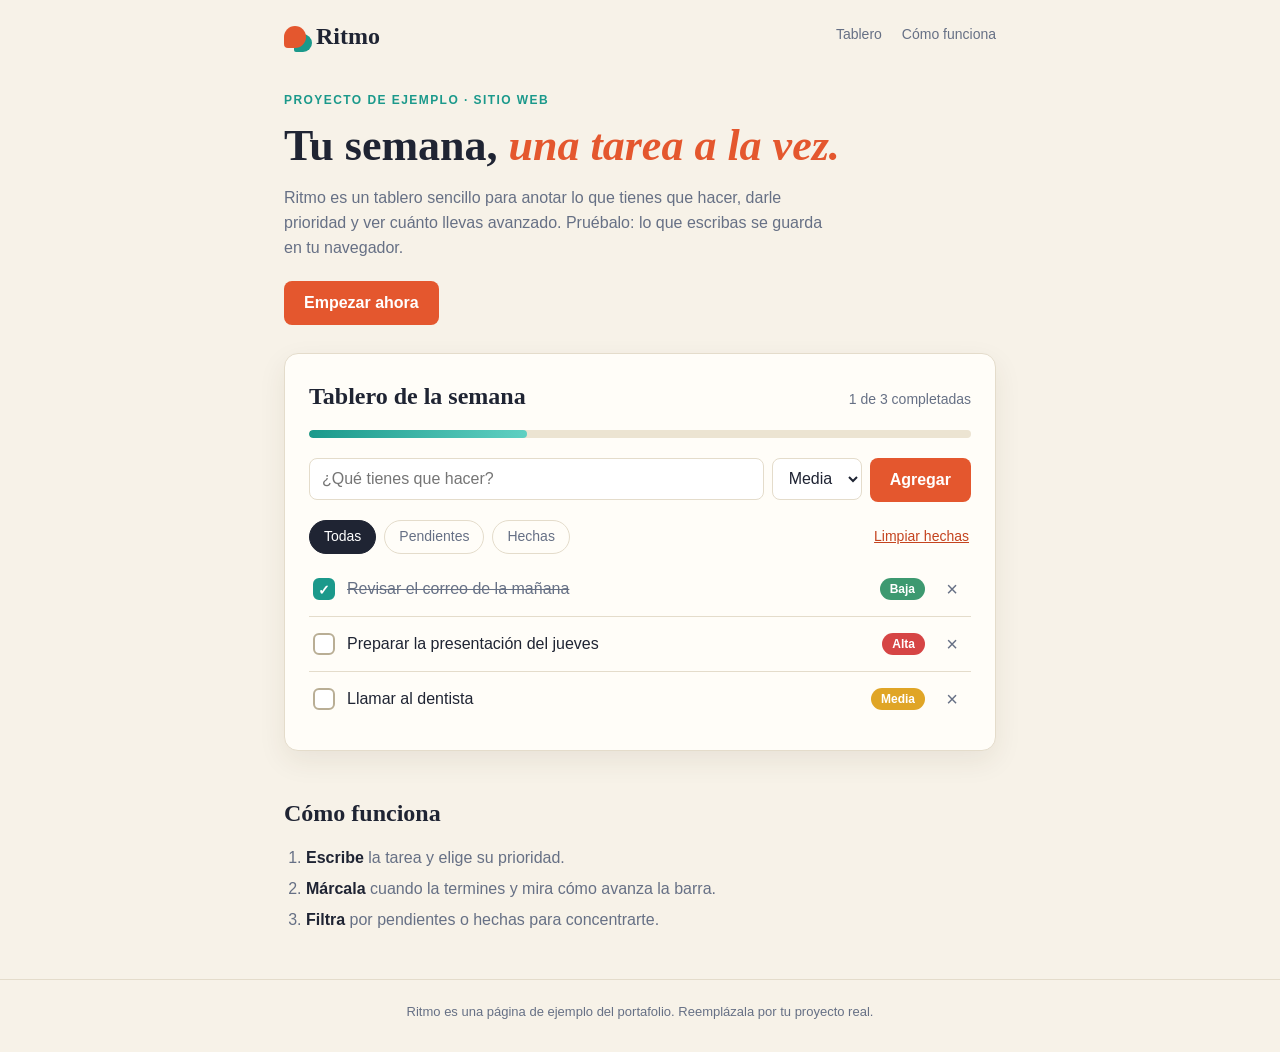
<file: projects/proyecto-ejemplo/site/index.html>
<!DOCTYPE html>
<html lang="es">
<head>
  <meta charset="UTF-8">
  <meta name="viewport" content="width=device-width, initial-scale=1.0">
  <title>Ritmo · Tablero semanal</title>
  <link rel="stylesheet" href="./style.css">
</head>
<body>

  <header class="site-header">
    <a class="brand" href="#top" aria-label="Ritmo, inicio">
      <span class="brand-mark" aria-hidden="true"></span>
      Ritmo
    </a>
    <nav class="site-nav" aria-label="Secciones">
      <a href="#tablero">Tablero</a>
      <a href="#como-funciona">Cómo funciona</a>
    </nav>
  </header>

  <main id="top">

    <section class="hero">
      <p class="eyebrow">Proyecto de ejemplo · Sitio web</p>
      <h1>Tu semana, <em>una tarea a la vez.</em></h1>
      <p class="lead">
        Ritmo es un tablero sencillo para anotar lo que tienes que hacer, darle prioridad
        y ver cuánto llevas avanzado. Pruébalo: lo que escribas se guarda en tu navegador.
      </p>
      <a class="button" href="#tablero">Empezar ahora</a>
    </section>

    <section class="board" id="tablero" aria-labelledby="board-title">
      <div class="board-head">
        <h2 id="board-title">Tablero de la semana</h2>
        <p class="counter" id="counter" aria-live="polite">0 de 0 completadas</p>
      </div>

      <div class="progress" role="progressbar" aria-label="Progreso"
           aria-valuemin="0" aria-valuemax="100" aria-valuenow="0" id="progress">
        <span class="progress-bar" id="progress-bar"></span>
      </div>

      <form class="task-form" id="task-form" autocomplete="off">
        <label class="sr-only" for="task-text">Nueva tarea</label>
        <input id="task-text" name="text" type="text" maxlength="80"
               placeholder="¿Qué tienes que hacer?" required>

        <label class="sr-only" for="task-priority">Prioridad</label>
        <select id="task-priority" name="priority">
          <option value="high">Alta</option>
          <option value="medium" selected>Media</option>
          <option value="low">Baja</option>
        </select>

        <button class="button" type="submit">Agregar</button>
      </form>

      <div class="filters" role="group" aria-label="Filtrar tareas">
        <button class="filter is-active" type="button" data-filter="all">Todas</button>
        <button class="filter" type="button" data-filter="pending">Pendientes</button>
        <button class="filter" type="button" data-filter="done">Hechas</button>
        <button class="link-button" type="button" id="clear-done">Limpiar hechas</button>
      </div>

      <ul class="task-list" id="task-list"></ul>
      <p class="empty" id="empty" hidden></p>
    </section>

    <section class="how" id="como-funciona" aria-labelledby="how-title">
      <h2 id="how-title">Cómo funciona</h2>
      <ol class="steps">
        <li><strong>Escribe</strong> la tarea y elige su prioridad.</li>
        <li><strong>Márcala</strong> cuando la termines y mira cómo avanza la barra.</li>
        <li><strong>Filtra</strong> por pendientes o hechas para concentrarte.</li>
      </ol>
    </section>

  </main>

  <footer class="site-footer">
    <p>Ritmo es una página de ejemplo del portafolio. Reemplázala por tu proyecto real.</p>
  </footer>

  <script src="./app.js"></script>
</body>
</html>
</file>
<file: projects/proyecto-ejemplo/site/style.css>
/* Ritmo · página de ejemplo del proyecto.
   Sin dependencias ni fuentes externas: funciona sin conexión. */

:root {
  --paper: #f7f2e8;
  --card: #fffdf8;
  --ink: #1f2433;
  --muted: #667085;
  --line: #e4dccb;
  --accent: #e4572e;
  --accent-dark: #c4431f;
  --teal: #1b998b;
  --high: #d64545;
  --medium: #e0a526;
  --low: #3d9970;
}

* { box-sizing: border-box; }

html { scroll-behavior: smooth; }

body {
  margin: 0;
  background: var(--paper);
  color: var(--ink);
  font-family: "Segoe UI", Tahoma, Verdana, sans-serif;
  font-size: 16px;
  line-height: 1.55;
}

.sr-only {
  position: absolute;
  width: 1px;
  height: 1px;
  overflow: hidden;
  clip: rect(0 0 0 0);
  white-space: nowrap;
}

/* ---------- Cabecera ---------- */
.site-header {
  display: flex;
  align-items: center;
  justify-content: space-between;
  max-width: 760px;
  margin: 0 auto;
  padding: 18px 24px;
}

.brand {
  display: flex;
  align-items: center;
  gap: 10px;
  color: var(--ink);
  font-family: Georgia, "Times New Roman", serif;
  font-size: 24px;
  font-weight: bold;
  text-decoration: none;
}

.brand-mark {
  width: 22px;
  height: 22px;
  border-radius: 50% 50% 50% 4px;
  background: var(--accent);
  box-shadow: 8px 6px 0 -2px var(--teal);
}

.site-nav { display: flex; gap: 20px; }

.site-nav a {
  color: var(--muted);
  font-size: 14px;
  text-decoration: none;
  padding-bottom: 2px;
  border-bottom: 2px solid transparent;
}

.site-nav a:hover { color: var(--ink); border-bottom-color: var(--accent); }

main { max-width: 760px; margin: 0 auto; padding: 0 24px 40px; }

/* ---------- Portada ---------- */
.hero { padding: 18px 0 28px; }

.eyebrow {
  margin: 0 0 12px;
  color: var(--teal);
  font-size: 12px;
  font-weight: bold;
  letter-spacing: 0.12em;
  text-transform: uppercase;
}

h1 {
  margin: 0 0 16px;
  font-family: Georgia, "Times New Roman", serif;
  font-size: clamp(30px, 5vw, 44px);
  line-height: 1.1;
}

h1 em { color: var(--accent); font-style: italic; }

.lead { max-width: 540px; margin: 0 0 20px; color: var(--muted); font-size: 16px; }

.button {
  display: inline-block;
  padding: 10px 20px;
  border: none;
  border-radius: 8px;
  background: var(--accent);
  color: #fff;
  font: inherit;
  font-weight: bold;
  text-decoration: none;
  cursor: pointer;
  transition: background 0.15s, transform 0.15s;
}

.button:hover { background: var(--accent-dark); transform: translateY(-1px); }
.button:focus-visible,
.filter:focus-visible,
.link-button:focus-visible,
input:focus-visible,
select:focus-visible,
.task-check:focus-visible + .task-box { outline: 3px solid rgba(27, 153, 139, 0.55); outline-offset: 2px; }

/* ---------- Tablero ---------- */
.board {
  padding: 24px;
  background: var(--card);
  border: 1px solid var(--line);
  border-radius: 14px;
  box-shadow: 0 10px 28px rgba(60, 45, 20, 0.08);
}

.board-head {
  display: flex;
  align-items: baseline;
  justify-content: space-between;
  gap: 12px;
  flex-wrap: wrap;
}

h2 { margin: 0; font-family: Georgia, "Times New Roman", serif; font-size: 24px; }
.counter { margin: 0; color: var(--muted); font-size: 14px; }

.progress {
  height: 8px;
  margin: 14px 0 20px;
  background: #ece4d2;
  border-radius: 99px;
  overflow: hidden;
}

.progress-bar {
  display: block;
  width: 0;
  height: 100%;
  background: linear-gradient(90deg, var(--teal), #5fd0c2);
  border-radius: 99px;
  transition: width 0.3s ease;
}

.task-form { display: flex; gap: 8px; flex-wrap: wrap; }

.task-form input,
.task-form select {
  height: 42px;
  padding: 0 12px;
  border: 1px solid var(--line);
  border-radius: 8px;
  background: #fff;
  color: var(--ink);
  font: inherit;
}

.task-form input { flex: 1; min-width: 180px; }

.filters {
  display: flex;
  align-items: center;
  gap: 8px;
  margin: 18px 0 8px;
  flex-wrap: wrap;
}

.filter {
  padding: 5px 14px;
  border: 1px solid var(--line);
  border-radius: 99px;
  background: transparent;
  color: var(--muted);
  font: inherit;
  font-size: 14px;
  cursor: pointer;
}

.filter:hover { border-color: var(--teal); color: var(--ink); }

.filter.is-active {
  background: var(--ink);
  border-color: var(--ink);
  color: #fff;
}

.link-button {
  margin-left: auto;
  padding: 4px 2px;
  border: none;
  background: none;
  color: var(--accent-dark);
  font: inherit;
  font-size: 14px;
  text-decoration: underline;
  cursor: pointer;
}

.task-list { margin: 0; padding: 0; list-style: none; }

.task {
  position: relative;
  display: flex;
  align-items: center;
  gap: 12px;
  padding: 12px 4px;
  border-bottom: 1px solid var(--line);
}

.task:last-child { border-bottom: none; }

.task-check { position: absolute; opacity: 0; width: 22px; height: 22px; }

.task-label { display: flex; align-items: center; gap: 12px; flex: 1; min-width: 0; cursor: pointer; }

.task-box {
  display: grid;
  place-items: center;
  flex-shrink: 0;
  width: 22px;
  height: 22px;
  border: 2px solid #b9ae95;
  border-radius: 6px;
  background: #fff;
  transition: background 0.15s, border-color 0.15s;
}

.task-check:checked + .task-box { background: var(--teal); border-color: var(--teal); }
.task-check:checked + .task-box::after { content: "✓"; color: #fff; font-size: 14px; font-weight: bold; }

.task-text { overflow-wrap: anywhere; }
.task.is-done .task-text { color: var(--muted); text-decoration: line-through; }

.tag {
  flex-shrink: 0;
  padding: 2px 10px;
  border-radius: 99px;
  color: #fff;
  font-size: 12px;
  font-weight: bold;
}

.tag-high { background: var(--high); }
.tag-medium { background: var(--medium); }
.tag-low { background: var(--low); }

.delete {
  width: 30px;
  height: 30px;
  border: none;
  border-radius: 6px;
  background: transparent;
  color: var(--muted);
  font-size: 20px;
  line-height: 1;
  cursor: pointer;
}

.delete:hover { background: #f5dcd5; color: var(--high); }

.empty { margin: 18px 0 4px; color: var(--muted); text-align: center; }

/* ---------- Cómo funciona ---------- */
.how { padding: 44px 0 0; }
.steps { margin: 14px 0 0; padding-left: 22px; color: var(--muted); }
.steps li { margin-bottom: 6px; }
.steps strong { color: var(--ink); }

.site-footer {
  padding: 22px 24px 30px;
  border-top: 1px solid var(--line);
  color: var(--muted);
  font-size: 13px;
  text-align: center;
}

.site-footer p { margin: 0; }

@media (max-width: 520px) {
  .site-nav { display: none; }
  .board { padding: 16px; }
}
</file>
